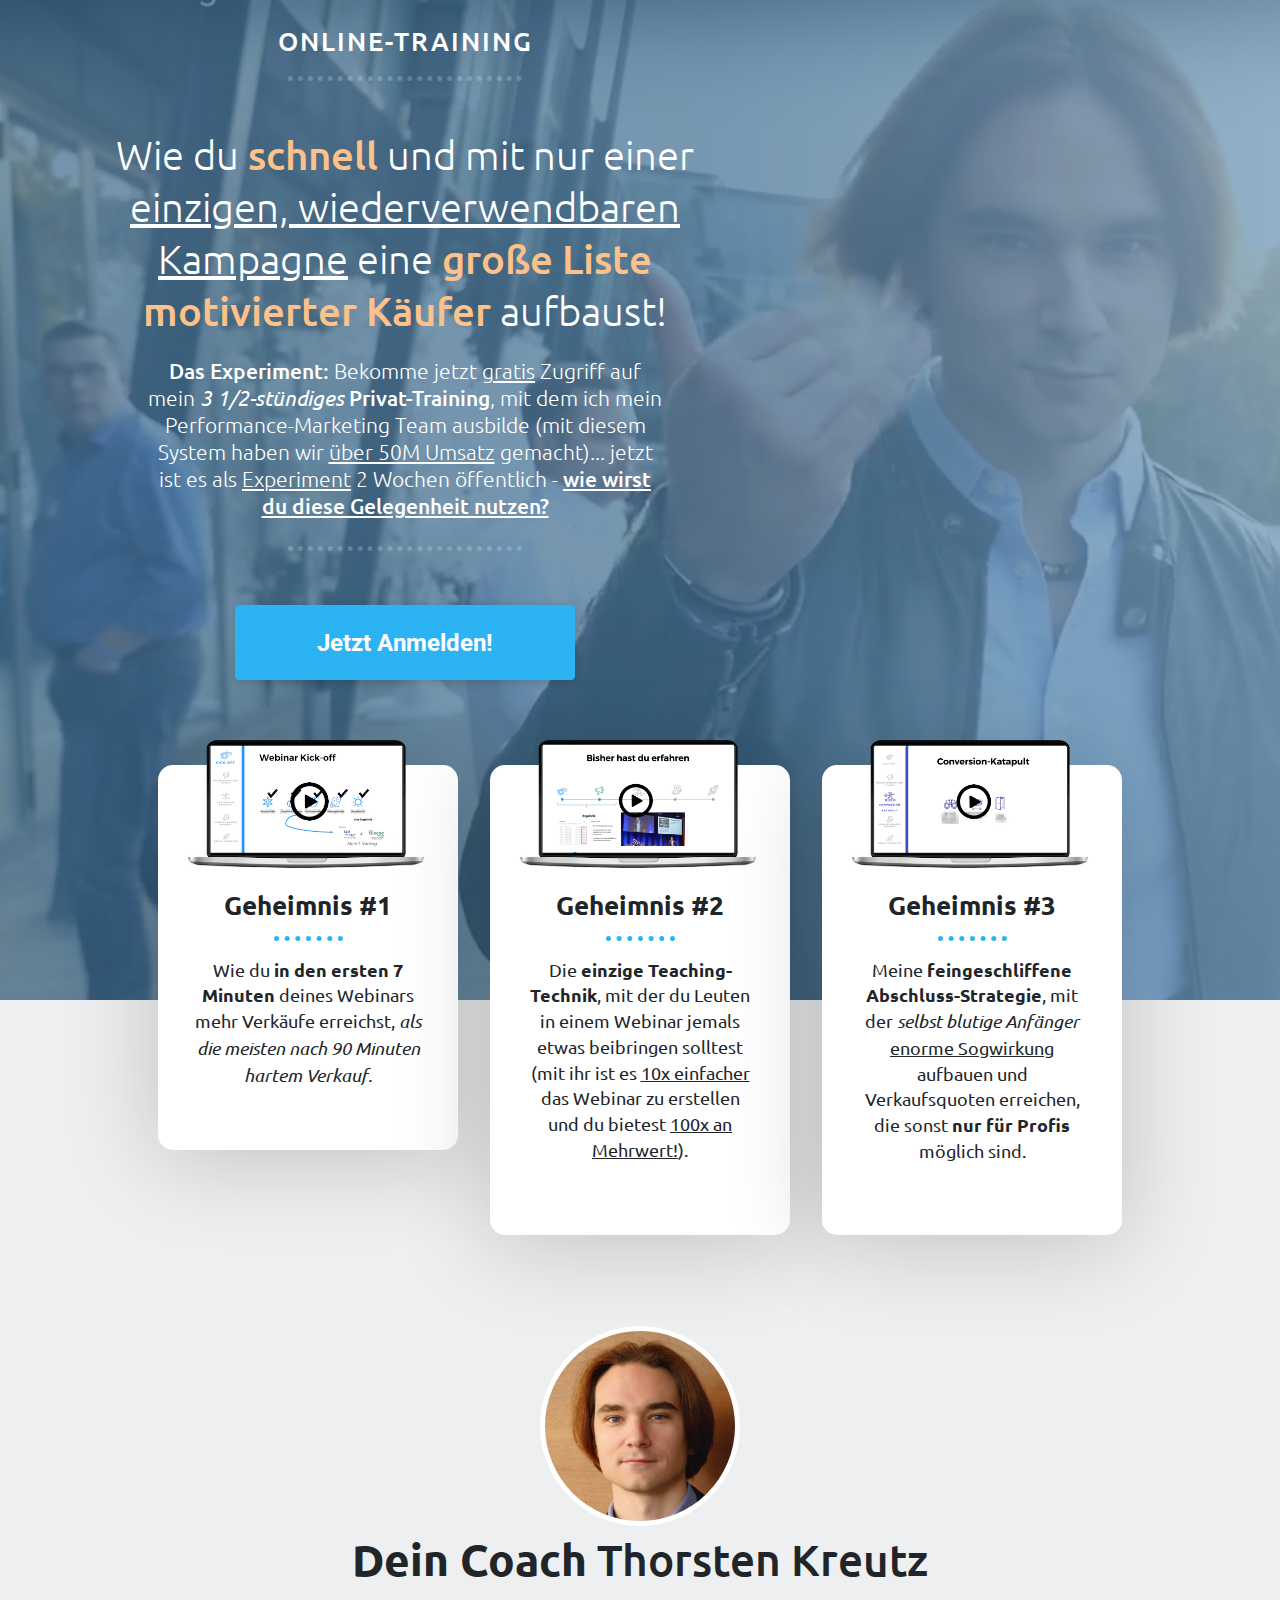
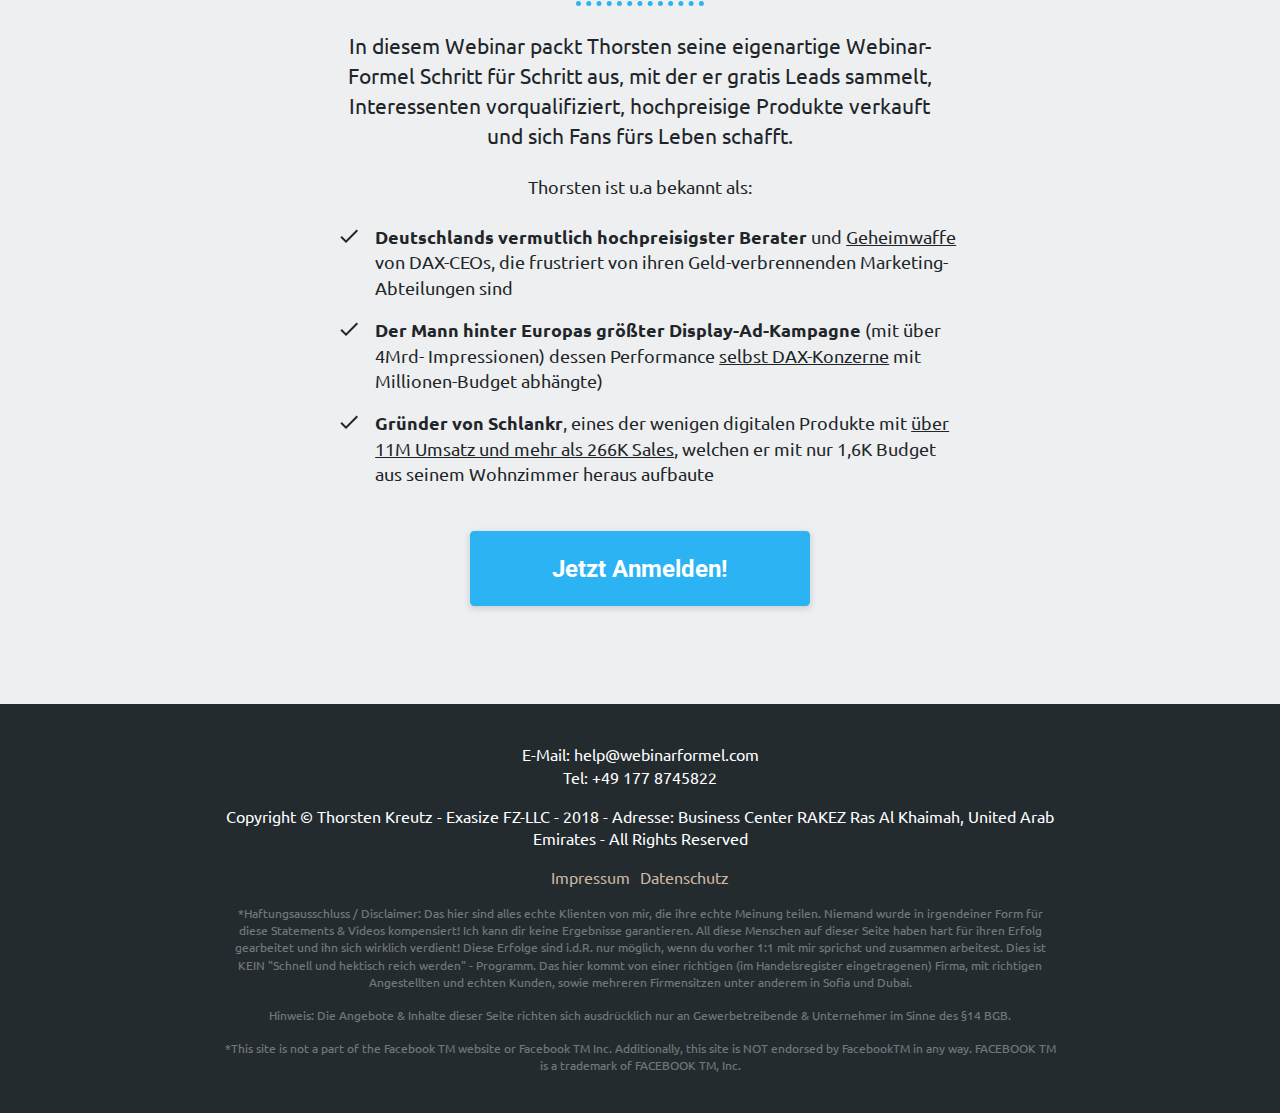
<file: index.html>
<!DOCTYPE html>
<html lang="de">
<head>
    <meta charset="UTF-8">
    <meta http-equiv="X-UA-Compatible" content="IE=edge">
    <meta name="viewport" content="width=device-width, initial-scale=1.0">
    <meta name="robots" content="noindex">
    <meta name="description" content="Replika der Landing Page von Thorsten Kreutz's Projekt 'Webinarformel'">
    <meta name="keywords" content="html, css, js, bootstrap5, front-end-development">
    <link rel="preconnect" href="https://fonts.googleapis.com">
    <link rel="preconnect" href="https://fonts.gstatic.com" crossorigin>
    <link rel="stylesheet" href="./assets/css/bootstrap.min.css">
    <link rel="stylesheet" href="./css/main-styles.css">
    <script defer src="./assets/js/bootstrap.bundle.min.js"></script>
    <script defer src="./scripts/main.js"></script>
    <title>Webinarformel Landingpage Replika</title>
</head>
<body>
    <main>
        <div class="dark-overlay">
            <div class="overlay-height">

                <div class="gear-animation-popup">
                    <div class="gear-icon-box">
                        <svg class="gear-icon gear-icon-lg" enable-background="new 0 0 24 24" height="110px" viewBox="0 0 24 24" width="110px" fill="#000000"><g><path d="M0,0h24v24H0V0z" fill="none"/><path d="M19.14,12.94c0.04-0.3,0.06-0.61,0.06-0.94c0-0.32-0.02-0.64-0.07-0.94l2.03-1.58c0.18-0.14,0.23-0.41,0.12-0.61 l-1.92-3.32c-0.12-0.22-0.37-0.29-0.59-0.22l-2.39,0.96c-0.5-0.38-1.03-0.7-1.62-0.94L14.4,2.81c-0.04-0.24-0.24-0.41-0.48-0.41 h-3.84c-0.24,0-0.43,0.17-0.47,0.41L9.25,5.35C8.66,5.59,8.12,5.92,7.63,6.29L5.24,5.33c-0.22-0.08-0.47,0-0.59,0.22L2.74,8.87 C2.62,9.08,2.66,9.34,2.86,9.48l2.03,1.58C4.84,11.36,4.8,11.69,4.8,12s0.02,0.64,0.07,0.94l-2.03,1.58 c-0.18,0.14-0.23,0.41-0.12,0.61l1.92,3.32c0.12,0.22,0.37,0.29,0.59,0.22l2.39-0.96c0.5,0.38,1.03,0.7,1.62,0.94l0.36,2.54 c0.05,0.24,0.24,0.41,0.48,0.41h3.84c0.24,0,0.44-0.17,0.47-0.41l0.36-2.54c0.59-0.24,1.13-0.56,1.62-0.94l2.39,0.96 c0.22,0.08,0.47,0,0.59-0.22l1.92-3.32c0.12-0.22,0.07-0.47-0.12-0.61L19.14,12.94z M12,15.6c-1.98,0-3.6-1.62-3.6-3.6 s1.62-3.6,3.6-3.6s3.6,1.62,3.6,3.6S13.98,15.6,12,15.6z"/></g></svg>
                        <svg class="gear-icon gear-icon-sm" enable-background="new 0 0 24 24" height="75px" viewBox="0 0 24 24" width="75px" fill="#000000"><g><path d="M0,0h24v24H0V0z" fill="none"/><path d="M19.14,12.94c0.04-0.3,0.06-0.61,0.06-0.94c0-0.32-0.02-0.64-0.07-0.94l2.03-1.58c0.18-0.14,0.23-0.41,0.12-0.61 l-1.92-3.32c-0.12-0.22-0.37-0.29-0.59-0.22l-2.39,0.96c-0.5-0.38-1.03-0.7-1.62-0.94L14.4,2.81c-0.04-0.24-0.24-0.41-0.48-0.41 h-3.84c-0.24,0-0.43,0.17-0.47,0.41L9.25,5.35C8.66,5.59,8.12,5.92,7.63,6.29L5.24,5.33c-0.22-0.08-0.47,0-0.59,0.22L2.74,8.87 C2.62,9.08,2.66,9.34,2.86,9.48l2.03,1.58C4.84,11.36,4.8,11.69,4.8,12s0.02,0.64,0.07,0.94l-2.03,1.58 c-0.18,0.14-0.23,0.41-0.12,0.61l1.92,3.32c0.12,0.22,0.37,0.29,0.59,0.22l2.39-0.96c0.5,0.38,1.03,0.7,1.62,0.94l0.36,2.54 c0.05,0.24,0.24,0.41,0.48,0.41h3.84c0.24,0,0.44-0.17,0.47-0.41l0.36-2.54c0.59-0.24,1.13-0.56,1.62-0.94l2.39,0.96 c0.22,0.08,0.47,0,0.59-0.22l1.92-3.32c0.12-0.22,0.07-0.47-0.12-0.61L19.14,12.94z M12,15.6c-1.98,0-3.6-1.62-3.6-3.6 s1.62-3.6,3.6-3.6s3.6,1.62,3.6,3.6S13.98,15.6,12,15.6z"/></g></svg>
                    </div>
                    <p>Verfügbarkeit wird geprüft</p>
                </div>

                <div class="signup-popup">
                    <svg class="close-cross" height="36px" viewBox="0 0 24 24" width="36px" fill="#FFFFFF"><path d="M0 0h24v24H0V0z" fill="none"/><path d="M19 6.41L17.59 5 12 10.59 6.41 5 5 6.41 10.59 12 5 17.59 6.41 19 12 13.41 17.59 19 19 17.59 13.41 12 19 6.41z"/></svg>

                    <div class="container-top">
                        <div class="img-content-wrapper">
                            <span class="arrow-label arrow-label-top">Ihr Host</span>
                            <svg class="arrow-img arrow-img-top" version="1.1" id="Layer_1" xmlns:xlink="http://www.w3.org/1999/xlink" x="0px" y="0px" viewBox="0 0 105 75" style="enable-background:new 0 0 105 75;" xml:space="preserve"><path id="XMLID_2335_" d="M97.8,72.1C97.1,73,96,75.2,94.7,75c-1.8-0.2-1.1-2-0.7-3.1c0.8-2.2,3.4-5,3.4-7.3c-17,6.9-35.4,7.6-52.8,1.7C27.2,60.4,9.8,48.3,3,30.5c-3.3-8.7-4.3-18.2-0.6-26.9c0.3-0.8,1.7-4.5,2.9-3.4c0.6,0.6-1.2,5.4-1.4,6.4c-1,4.8-1.1,9.4-0.3,14.2c2.9,16.3,16,29.4,30.2,36.8c9.4,4.9,20.1,7.8,30.7,8.5c5.5,0.4,11.1,0.2,16.5-0.8c4.6-0.8,12.1-2,15.7-5.1c-3.6-2.1-9.4-0.7-13.3-2.2c-2.1-0.8-3.4-3.1-0.7-4.1c2.2-0.8,6,0.6,8.2,1c2.4,0.4,4.9,0.9,7.3,1.6c1.8,0.5,5.7,0.8,6.7,2.5C106.4,61.9,99.5,69.8,97.8,72.1C97.1,73,98.5,71.1,97.8,72.1z"/></svg>
                            <div class="host-img-circle">
                                <img class="host-img" src="img/Portrait_Thorsten.png" alt="Host: Thorsten Kreutz">
                            </div>
                        </div>
                        <div class="host-name">Thorsten Kreutz</div>
                    </div>

                    <div class="container-bottom">
                        <h2>Die 50Mio Webinar Formel - Thorsten Kreutz</h2>

                        <form action="./registrierung-erfolgreich.html" method="GET">
                            <div class="input-container">
                                <!-- Eventdate Drowdown DESKTOP -->
                                <div class="eventdate-input-container desktop">
                                    <button class="signup-input eventdate-input desktop" type="button">
                                        <span class="input-text eventdate-text"> Datum auswählen... </span>
                                    </button>

                                    <svg class="three-dots eventdate desktop" viewBox="0 0 448 512"><path d="M120 256C120 286.9 94.93 312 64 312C33.07 312 8 286.9 8 256C8 225.1 33.07 200 64 200C94.93 200 120 225.1 120 256zM280 256C280 286.9 254.9 312 224 312C193.1 312 168 286.9 168 256C168 225.1 193.1 200 224 200C254.9 200 280 225.1 280 256zM328 256C328 225.1 353.1 200 384 200C414.9 200 440 225.1 440 256C440 286.9 414.9 312 384 312C353.1 312 328 286.9 328 256z"/></svg>

                                    <div class="dropdown-container eventdate-dropdown">
                                        <ul>
                                            <li class="dropdown-item eventdate">
                                                <div class="eventdate today-soon desktop">Mo, 30.03.2022 - 10:00</div>
                                                <div class="time-till-launch today-soon desktop"> beginnt in 5 Minuten </div>
                                            </li>
                                            <li class="dropdown-item eventdate">
                                                <div class="eventdate tomorrow-morning desktop">Mo, 30. Mär 2022, 10:00</div>
                                                <div class="time-till-launch tomorrow-morning desktop"> beginnt in 16 Stunden </div>
                                            </li>
                                        </ul>
                                    </div>
                                </div>

                                <!-- Eventdate Drowdown TOUCH -->
                                <div class="eventdate-input-container mobile">
                                    <select class="signup-input eventdate-input eventdate-select signup-select touchdevice" name="eventdate-input">
                                        <option selected="selected" disabled="disabled" class="eventdate-text"> Datum auswählen... </option>
                                        <option class="eventdate today-soon touch" value="0"> So, 30.03.2022 - 10:00 - beginnt in 3 Minuten </option>
                                        <option class="eventdate tomorrow-morning touch" value="1"> Mo, 31.03.2022 - 11:00 - beginnt in 17 Stunden </option>
                                    </select>

                                    <svg class="three-dots eventdate desktop" viewBox="0 0 448 512"><path d="M120 256C120 286.9 94.93 312 64 312C33.07 312 8 286.9 8 256C8 225.1 33.07 200 64 200C94.93 200 120 225.1 120 256zM280 256C280 286.9 254.9 312 224 312C193.1 312 168 286.9 168 256C168 225.1 193.1 200 224 200C254.9 200 280 225.1 280 256zM328 256C328 225.1 353.1 200 384 200C414.9 200 440 225.1 440 256C440 286.9 414.9 312 384 312C353.1 312 328 286.9 328 256z"/></svg>
                                </div>
                                
                                <svg class="arrow-img arrow-img-right" version="1.1" id="Layer_1" xmlns:xlink="http://www.w3.org/1999/xlink" x="0px" y="0px"
                                viewBox="0 0 95 60" style="enable-background:new 0 0 95 60;" xml:space="preserve">
                                <path id="XMLID_2339_" d="M42.1,45.8c11.3-2.6,23.2-9.1,31.8-16.9c4.9-4.4,8.9-9.7,12.4-15.2c1.8-2.9,3.5-5.8,5.1-8.8C91.9,4,93,0.1,94,0c3.4-0.2-3.4,13-4.2,14.4c-3.5,5.8-7.4,11.5-12.3,16.3c-8.2,8-18.8,15.3-29.8,18.6c-6.4,2-12.8,4-19.6,4.6c-2.8,0.2-5.7,0.2-8.6-0.1c-2-0.2-4.1-0.5-6-1c-1.5-0.3-3.1-1.5-4.6-1.6c0.8,2.4,3.8,4.2,4.8,6.6c1.2,2.9-1.4,2.4-3,1.1c-2.6-2.1-4.8-4.5-7.2-6.9c-2-2-5-4.1-3.1-7c1.7-2.5,4.4-4.5,6.5-6.6c1.4-1.4,3.8-5.2,6.2-4.8c7.4,1.2-6.3,10.2-6.9,11.3c1.1,0.5,2.5,0.4,3.6,0.7c1.7,0.4,3.3,1.1,5,1.5c3.2,0.8,6.5,1.2,9.8,1.4C30.4,48.8,36.8,47.8,42.1,45.8C46.2,44.9,41.3,46.1,42.1,45.8z"/></svg>

                                <span class="arrow-label arrow-label-right">Zeitplan<br>des<br>Webinars</span>
                            </div>

                            <div class="input-container">
                                <!-- Timezone input DESKTOP -->
                                <div class="timezone-input-container desktop">
                                    <button class="signup-input timezone-input desktop" type="button">
                                        <span class="input-text timezone-text"> Amsterdam, Berlin, Bern, Rome, Stockholm, Vienna </span>
                                    </button>

                                    <svg class="three-dots timezone" viewBox="0 0 448 512"><path d="M120 256C120 286.9 94.93 312 64 312C33.07 312 8 286.9 8 256C8 225.1 33.07 200 64 200C94.93 200 120 225.1 120 256zM280 256C280 286.9 254.9 312 224 312C193.1 312 168 286.9 168 256C168 225.1 193.1 200 224 200C254.9 200 280 225.1 280 256zM328 256C328 225.1 353.1 200 384 200C414.9 200 440 225.1 440 256C440 286.9 414.9 312 384 312C353.1 312 328 286.9 328 256z"/></svg>

                                    <div class="dropdown-container timezone-dropdown">
                                        <ul>
                                            <li class="dropdown-item timezone selected"> Amsterdam, Berlin, Bern, Rome, Stockholm, Vienna </li>
                                            <li class="dropdown-item timezone"> Belgrade, Bratislava, Budapest, Ljubljana, Prague </li>
                                            <li class="dropdown-item timezone"> Brussels, Copenhagen, Madrid, Paris </li>
                                            <li class="dropdown-item timezone"> Oslo, Sarajevo, Skopje, Warsaw, Zagreb </li>
                                            <li class="dropdown-item timezone"> Kaliningrad </li>
                                            <li class="dropdown-item timezone"> Capetown, Cairo, Harare, Johannesburg, Pretoria </li>
                                            <li class="dropdown-item timezone"> Kigali, Lusaka, Maputo, Tripoli </li>
                                        </ul>
                                    </div>
                                </div>

                                <!-- Timezone input TOUCH -->
                                <div class="timezone-input-container mobile">
                                    <select class="signup-input signup-select timezone-select touchdevice" name="timezone-input">
                                        <option disabled="disabled"> Wählen Sie eine Zeitzone... </option>
                                        <option value="0"> Amsterdam, Berlin, Bern, Rome, Stockholm, Vienna </option>
                                        <option value="1"> Belgrade, Bratislava, Budapest, Ljubljana, Prague </option>
                                        <option value="2"> Brussels, Copenhagen, Madrid, Paris </option>
                                        <option value="3"> Oslo, Sarajevo, Skopje, Warsaw, Zagreb </option>
                                        <option value="4"> Kaliningrad </option>
                                        <option value="5"> Capetown, Kairo, Harare, Johannesburg, Pretoria </option>
                                        <option value="6"> Kigali, Lusaka, Maputo, Tripoli </option>
                                    </select>
    
                                    <svg class="three-dots timezone" viewBox="0 0 448 512"><path d="M120 256C120 286.9 94.93 312 64 312C33.07 312 8 286.9 8 256C8 225.1 33.07 200 64 200C94.93 200 120 225.1 120 256zM280 256C280 286.9 254.9 312 224 312C193.1 312 168 286.9 168 256C168 225.1 193.1 200 224 200C254.9 200 280 225.1 280 256zM328 256C328 225.1 353.1 200 384 200C414.9 200 440 225.1 440 256C440 286.9 414.9 312 384 312C353.1 312 328 286.9 328 256z"/></svg>
                                </div>
                            </div>

                            <div class="switch-timezone"><a href="#">In eine andere Zeitzone umrechnen</a></div>

                            <div class="input-container name-input-container">
                                <input class="signup-input name-input" type="text" placeholder="Vornamen eingeben..." maxlength="50" name="name_input">
                                <svg class="input-icon" height="30px" viewBox="0 0 24 24" width="30px" fill="#000000"><path d="M0 0h24v24H0z" fill="none"/><path d="M12 12c2.21 0 4-1.79 4-4s-1.79-4-4-4-4 1.79-4 4 1.79 4 4 4zm0 2c-2.67 0-8 1.34-8 4v2h16v-2c0-2.66-5.33-4-8-4z"/></svg>
                                <span class="arrow-label arrow-label-left">Deine<br>Daten</span>
                                <svg class="arrow-img arrow-img-left" version="1.1" id="Layer_1" xmlns:xlink="http://www.w3.org/1999/xlink" x="0px" y="0px"
                                viewBox="0 0 95 60" style="enable-background:new 0 0 95 60;" xml:space="preserve">
                                <path id="XMLID_2339_" d="M52.9,45.8c-11.3-2.6-23.2-9.1-31.8-16.9c-4.9-4.4-8.9-9.7-12.4-15.2c-1.8-2.9-3.5-5.8-5.1-8.8C3.1,4,2,0.1,1,0c-3.4-0.2,3.4,13,4.2,14.4c3.5,5.8,7.4,11.5,12.3,16.3c8.2,8,18.8,15.3,29.8,18.6c6.4,2,12.8,4,19.6,4.6c2.8,0.2,5.7,0.2,8.6-0.1c2-0.2,4.1-0.5,6-1c1.5-0.3,3.1-1.5,4.6-1.6c-0.8,2.4-3.8,4.2-4.8,6.6c-1.2,2.9,1.4,2.4,3,1.1c2.6-2.1,4.8-4.5,7.2-6.9c2-2,5-4.1,3.1-7c-1.7-2.5-4.4-4.5-6.5-6.6c-1.4-1.4-3.8-5.2-6.2-4.8c-7.4,1.2,6.3,10.2,6.9,11.3c-1.1,0.5-2.5,0.4-3.6,0.7c-1.7,0.4-3.3,1.1-5,1.5c-3.2,0.8-6.5,1.2-9.8,1.4C64.6,48.8,58.2,47.8,52.9,45.8C48.8,44.9,53.7,46.1,52.9,45.8z"/>
                                </svg>
                            </div>

                            <div class="input-container email-input-container">
                                <input class="signup-input email-input" type="email" placeholder="E-Mail-Adresse eingeben..." name="email_input">
                                <svg class="input-icon" height="25px" viewBox="0 0 24 24" width="25px" fill="#000000"><path d="M0 0h24v24H0z" fill="none"/><path d="M20 4H4c-1.1 0-1.99.9-1.99 2L2 18c0 1.1.9 2 2 2h16c1.1 0 2-.9 2-2V6c0-1.1-.9-2-2-2zm0 4l-8 5-8-5V6l8 5 8-5v2z"/></svg>
                            </div>

                            <button class="submit-btn" type="submit" disabled>Jetzt Registrieren
                                <svg class="submit-btn-arrow" height="50px" viewBox="0 0 24 24" width="50px" fill="#FFFFFF"><path d="M0 0h24v24H0V0z" fill="none"/><path d="M10.02 6L8.61 7.41 13.19 12l-4.58 4.59L10.02 18l6-6-6-6z"/></svg>
                            </button>
                            <p class="privacy-text">Deine Daten werden an den Veranstalter des Webinars weitergeleitet, der Sie möglicherweise bezüglich dieser Veranstaltung oder seiner Dienstleistungen kontaktieren wird.</p>
                        </form>
                    </div> <!-- Container Bottom End -->

                    <div class="brand-label">BETRIEBEN VON <strong>FABIWEBINAR</strong></div>
                </div> <!-- SignUp Popup End -->
            </div> <!-- Overlay Height End -->
        </div> <!-- Dark Overlay End -->

        <section class="container-fluid hero-section"> 
            <div class="hero-dark-layer">
            <div class="hero-container row h-100 align-items-start justify-content-center">
                <div class="col-8 text-center column-hero">

                    <h3 class="hero-pre-hl text-uppercase">Online-Training</h3>

                    <div class="border-dotted hero-top"></div>

                    <h1 class="hero-hl">Wie du <span class="clr-accent hl-bold">schnell</span> und mit nur einer <span class="text-decoration-underline">einzigen, wiederverwendbaren Kampagne</span> eine <span class="clr-accent hl-bold">große Liste motivierter Käufer</span> aufbaust!</h1>

                    <h2 class="subheadline-p"><span class="hl-bold">Das Experiment:</span> Bekomme jetzt <u>gratis</u> Zugriff auf mein <i>3 1/2-stündiges</i> <span class="hl-bold">Privat-Training</span>, mit dem ich mein Performance-Marketing Team ausbilde (mit diesem System haben wir <span class="text-decoration-underline">über 50M Umsatz</span> gemacht)... jetzt ist es als <span class="text-decoration-underline">Experiment</span> 2 Wochen öffentlich - <span class="hl-bold text-decoration-underline">wie wirst du diese Gelegenheit nutzen?</span></h2>

                    <div class="border-dotted hero-bottom"></div>

                    <button type="button" class="btn btn-primary btn-lg btn-hero btn-signup fw-bold">Jetzt Anmelden!</button>
                </div>
            </div>
            </div>
        </section>

        <section class="container-fluid container-benefit">
            <h2 class="benefit-section-hl-mobile">Was du erfahren wirst</h2>
            <div class="row row-benefit text-center justify-content-center">
                <div class="col-12 col-lg-4 benefit-box">
                    <img class="benefit-box-img" src="img/Laptop1.png" alt="Erfahre Geheimnis #1">
                    <h3 class="benefit-hl fw-bold">Geheimnis #1</h3>
                    <div class="border-dotted border-dotted-blue"></div>
                    <p>Wie du <b>in den ersten 7 Minuten</b> deines Webinars mehr Verkäufe erreichst, <i>als die meisten nach 90 Minuten hartem Verkauf.</i></p>
                </div>
                <div class="col-12 col-md-4 benefit-box">
                    <img class="benefit-box-img" src="img/Laptop2.png" alt="Erfahre Geheimnis #2">
                    <h3 class="benefit-hl fw-bold">Geheimnis #2</h3>
                    <div class="border-dotted border-dotted-blue"></div>
                    <p>Die <b>einzige Teaching-Technik</b>, mit der du Leuten in einem Webinar jemals etwas beibringen solltest (mit ihr ist es <u>10x einfacher</u> das Webinar zu erstellen und du bietest <u>100x an Mehrwert!</u>).</p>
                </div>
                <div class="col-12 col-md-4 benefit-box">
                    <img class="benefit-box-img" src="img/Laptop3.png" alt="Erfahre Geheimnis #3">
                    <h3 class="benefit-hl fw-bold">Geheimnis #3</h3>
                    <div class="border-dotted border-dotted-blue"></div>
                    <p>Meine <b>feingeschliffene Abschluss-Strategie</b>, mit der <i>selbst blutige Anfänger</i><u> enorme Sogwirkung</u> aufbauen und Verkaufsquoten erreichen, die sonst <b>nur für Profis</b> möglich sind.</p>
                </div>
            </div>
        </section>

        <section class="container-fluid container-aboutme">
            <div class="row justify-content-center">
                <div class="col-12 p-5 column-aboutme text-center">
                    <img class="portrait-img rounded-circle border border-5 border-white my-2" src="img/Portrait_Thorsten.png" alt="Dein Coach Thorsten Kreutz">
                    <h2><b>Dein Coach</b> Thorsten Kreutz</h2>
                    <div class="border-dotted border-dotted-blue border-dotted-aboutme"></div>
                    <p class="top-p top">In diesem Webinar packt Thorsten seine eigenartige Webinar-Formel Schritt für Schritt aus, mit der er gratis Leads sammelt, Interessenten vorqualifiziert, hochpreisige Produkte verkauft und sich Fans fürs Leben schafft.</p>
                        
                    <p class="top-p bottom">Thorsten ist u.a bekannt als:</p>
                    <ul>
                        <li>
                            <svg class="checkmark" height="24px" viewBox="0 0 24 24" width="24px" fill="#212529"><path d="M0 0h24v24H0V0z" fill="none"/><path d="M9 16.17L4.83 12l-1.42 1.41L9 19 21 7l-1.41-1.41L9 16.17z"/></svg>
                            <p><b>Deutschlands vermutlich hochpreisigster Berater </b>und <u>Geheimwaffe</u> von DAX-CEOs, die frustriert von ihren Geld-verbrennenden Marketing-Abteilungen sind</p>
                        </li>
                        <li>
                            <svg class="checkmark" height="24px" viewBox="0 0 24 24" width="24px" fill="#212529"><path d="M0 0h24v24H0V0z" fill="none"/><path d="M9 16.17L4.83 12l-1.42 1.41L9 19 21 7l-1.41-1.41L9 16.17z"/></svg>
                            <p><b>Der Mann hinter Europas größter Display-Ad-Kampagne</b> (mit über 4Mrd- Impressionen) dessen Performance <u>selbst DAX-Konzerne</u> mit Millionen-Budget abhängte)</p>
                        </li>
                        <li>
                            <svg class="checkmark" height="24px" viewBox="0 0 24 24" width="24px" fill="#212529"><path d="M0 0h24v24H0V0z" fill="none"/><path d="M9 16.17L4.83 12l-1.42 1.41L9 19 21 7l-1.41-1.41L9 16.17z"/></svg>
                            <p><b>Gründer von Schlankr</b>, eines der wenigen digitalen Produkte mit <u>über 11M Umsatz und mehr als 266K Sales</u>, welchen er mit nur 1,6K Budget aus seinem Wohnzimmer heraus aufbaute</p>
                        </li>
                    </ul>
                    <button type="button" class="btn btn-primary btn-lg btn-aboutme btn-signup fw-bold">Jetzt Anmelden!</button>
                </div>
            </div>
        </section>
    </main>

    <footer class="container-fluid footer">
        <div class="row justify-content-center">
            <div class="col-lg-8 column-footer text-center">

                <div class="details contact-details">
                    E-Mail: help@webinarformel.com<br>
                    Tel: +49 177 8745822
                </div>

                <div class="details company-details my-3">
                    Copyright &copy; Thorsten Kreutz - Exasize FZ-LLC - 2018 - Adresse: Business Center RAKEZ Ras Al Khaimah, United Arab Emirates - All Rights Reserved
                </div>

                <ul>
                    <li><a class="impressum-link" href="#">Impressum</a></li>
                    <li><a class="datenschutz-link" href="#">Datenschutz</a></li>
                </ul>

                <div class="disclaimer copy-disclaimer">
                    *Haftungsausschluss / Disclaimer:
                    Das hier sind alles echte Klienten von mir, die ihre echte Meinung teilen. Niemand wurde in irgendeiner Form für diese Statements & Videos kompensiert!
                    Ich kann dir keine Ergebnisse garantieren. All diese Menschen auf dieser Seite haben hart für ihren Erfolg gearbeitet und ihn sich wirklich verdient!
                    Diese Erfolge sind i.d.R. nur möglich, wenn du vorher 1:1 mit mir sprichst und zusammen arbeitest.
                    Dies ist KEIN "Schnell und hektisch reich werden" - Programm. Das hier kommt von einer richtigen (im Handelsregister eingetragenen) Firma, mit richtigen Angestellten und echten Kunden, sowie mehreren Firmensitzen unter anderem in Sofia und Dubai.
                </div>
                <div class="disclaimer bgb-disclaimer my-3">
                    Hinweis: Die Angebote & Inhalte dieser Seite richten sich ausdrücklich nur an Gewerbetreibende & Unternehmer im Sinne des §14 BGB.
                </div>
                <div class="disclaimer fb-disclaimer">
                    *This site is not a part of the Facebook TM website or Facebook TM Inc. Additionally, this site is NOT endorsed by FacebookTM in any way. FACEBOOK TM is a trademark of FACEBOOK TM, Inc.
                </div>
            </div>
        </div>
    </footer>
</body>
</html>
</file>
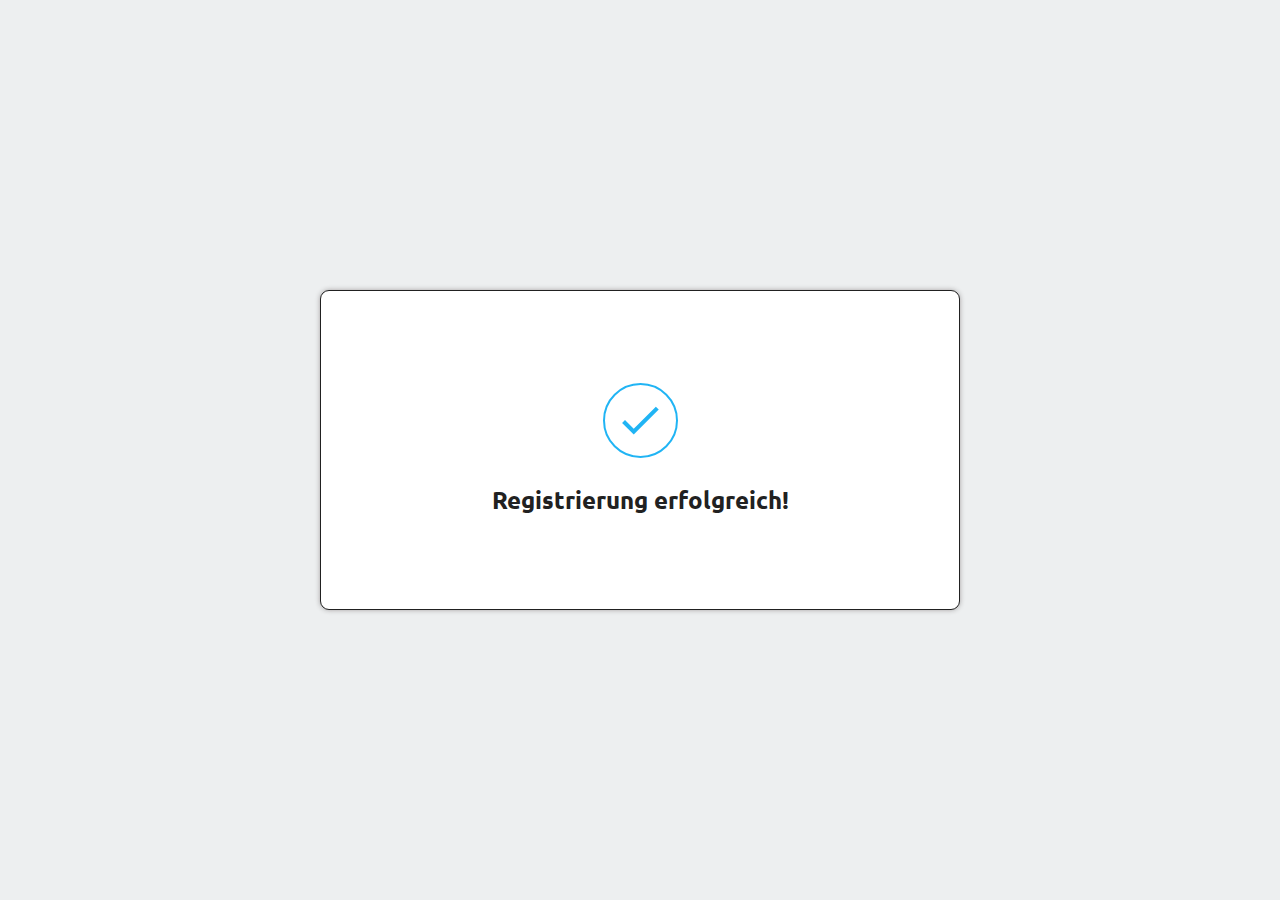
<file: registrierung-erfolgreich.html>
<!DOCTYPE html>
<html lang="de">
    <head>
        <meta charset="UTF-8">
        <meta name="robots" content="noindex">
        <meta http-equiv="X-UA-Compatible" content="IE=edge">
        <meta name="viewport" content="width=device-width, initial-scale=1.0">
        <title>Erfolgreich registriert</title>
        <link rel="stylesheet" href="./css/success-styles.css">
        <script defer src="./assets/js/bootstrap.bundle.min.js"></script>
    </head>
    <body>
        <div class="success-msg-container">
            <div class="success-icon-circle">
                <svg class="success-icon" xmlns="http://www.w3.org/2000/svg" height="24px" viewBox="0 0 24 24" width="24px" fill="#000000"><path d="M0 0h24v24H0V0z" fill="none"/><path d="M9 16.2L4.8 12l-1.4 1.4L9 19 21 7l-1.4-1.4L9 16.2z"/></svg>
            </div>
            <h2 class="success-msg">Registrierung erfolgreich!</h2>
        </div>
    </body>
</html>
</file>
<file: css/main-styles.css>
@import url('https://fonts.googleapis.com/css2?family=Ubuntu:ital,wght@0,300;0,400;0,500;0,700;1,400&display=swap');
@import url('https://fonts.googleapis.com/css2?family=Architects+Daughter&display=swap');
@import url('https://fonts.googleapis.com/css2?family=Roboto:ital,wght@0,300;0,400;0,500;0,700;1,400&display=swap');

:root {
    --clr-white: #fff;
    --clr-red: #F22C4C;
    --clr-accent: hsl(29, 96%, 76.5%);
    --clr-blue-1:hsl(199, 89%, 56%);
    --clr-blue-1-dark:hsl(199, 89%, 45%);
    --clr-text-dark: #212121;
}

*,
*::before,
*::after {
    box-sizing: border-box;
    margin: 0;
    padding: 0;
    -webkit-tap-highlight-color: transparent;
}

::selection {
    background: var(--clr-blue-1);
    color: var(--clr-white);
}

body {
    font-family: Ubuntu, Helvetica, sans-serif;
    line-height:  1.43;
    background: rgb(237, 239, 240);
    overflow-x: hidden;
}

body.no-scroll {
    height: 100vh;
    overflow-y: hidden;
}

h1 {
    font-size: 40px;
    line-height: 1.3;
}

h2 {
    font-size: 23px;
}

a {
    text-decoration: none;
}

li {
    list-style: none;
}

.clr-accent {
    color: var(--clr-accent);
}

/*============ Hero-Section ============*/

.hero-section {
    height: 1000px;
    background-image: url('../img/background-img.png');
    background-size: cover;
    background-position: center top;
    color: var(--clr-white);
}

.hero-dark-layer {
    background: linear-gradient(to right, rgba(0 0 0 / 9%) 32%, rgba(0 0 0 / 7%) 55%, hsla(0, 100%, 100%, 14%));
    position: absolute;
    top: 0;
    left: 0;
    width: 100%;
    height: 1000px;
}

.hero-container {
    margin-right: 0;
    margin-left: 0;
}

.column-hero {
    width: 690px;
    margin-left: -470px;
}

.hero-pre-hl {
    font-size: 26px;
    margin-top: 25px;
    letter-spacing: 2px;
}

.hero-hl {
    font-weight: 300;
    margin-top: 20px;
}

.hl-bold {
    font-weight: 500;
}

.subheadline-p {
    margin: 20px 0;
    font-size: 21px;
    font-weight: 300;
    line-height: 27px;
    padding: 0 75px;  
}

.border-dotted {
    border-top-style: dotted;
    border-top-width: 5px;
    width: 35%;
    margin: 0 auto;
    opacity: 0.2;
}

.border-dotted.hero-top {
    margin-top: 20px;
    margin-bottom: 48px;
}

.border-dotted.hero-bottom {
    margin-top: 27px;
    margin-bottom: 54px;
}

.btn-lg {
    font-family: Roboto, "Segoe UI", "Helvetica Neue", Arial, sans-serif;
    padding: 1.1rem 5rem;
    font-size: 1.5rem;
    border-radius: .26rem;
    background: var(--clr-blue-1);
    border: 2px solid var(--clr-blue-1);
    box-shadow: rgb(0 0 0 / 14%) 0px 2px 9px 1px;
    transition: 200ms;
}

.btn-lg:hover,
.btn-lg:focus {
    background: hsl(198, 89.9%, 45.5%);
    border: 2px solid var(--clr-blue-1);
    box-shadow: none;
}

.btn-lg:hover:not(:focus) {
    animation: wiggleBtn 500ms ease-in-out;
    animation-fill-mode: forwards;
}

@keyframes wiggleBtn {
    50% {
        transform: scale(1.05);
    }
    70% {
        transform: scale(1.05) rotate(2.25deg);
    }
    90% {
        transform: scale(1.05) rotate(-2.25deg);
    }
    100% {
        transform: scale(1.05);
    }
}

/*============ Benefit Box Section ============*/

.container-benefit {
    margin-bottom: -200px;
}

.benefit-box {
    background: var(--clr-white);
    margin: 0 16px;
    min-height: 470px;
    font-size: 18px;
    box-shadow: 0px 7px 96px 0px rgb(0 0 0 / 20%);
    border-radius: 15px;
    transition: 375ms ease;
}

.row-benefit {
    transform: translateY(-50%);
}

.benefit-box:first-child {
    min-height: 385px;
    height: 385px;
}

.benefit-box:hover {
    transform: scale(1.025);
    box-shadow: 0px 12px 96px 0px rgb(0 0 0 / 22%);
}

.benefit-section-hl-mobile {
    display: none;
}

.benefit-box-img {
    width: 260px;
    margin-top: -60px;
    user-select: none;
}

.benefit-hl {
    font-size: 26px;
}

.border-dotted-blue {
    color: var(--clr-blue-1) !important;
    width: 25%;
    opacity: 1;
    margin: 16px auto;
}

.benefit-box p {
    padding: 0 24px;
}

/*============ About Me Section ============*/

.container-aboutme {
    padding-bottom: 40px;
}

.column-aboutme {
    display: flex;
    flex-direction: column;
    justify-content: center;
    align-items: center;
    width: 740px;
}

.portrait-img {
    user-select: none;
    width: 200px;
}

.column-aboutme h2 {
    font-size: 44px;
    margin-bottom: 0;
}

.border-dotted-aboutme {
    width: 20%;   
    margin: 14px auto 24px;
}

.top-p {
    margin-bottom: 24px;
    font-size: 21px;
    width: 95%;
}

.top-p.bottom {
    font-size: 18px;
    margin-bottom: 24px;
}

.column-aboutme ul {
    margin-bottom: 18px;
    padding-left: .7rem;
}

.column-aboutme ul li {
    display: flex;
    align-items: flex-start;
    font-size: 18px;
    text-align: left;
}

.checkmark {
    fill: #212529;
    min-width: 40px;
    margin-right: 6px;
}   

.btn-aboutme {
    margin: 10px 0;
    box-shadow: rgb(0 0 0 / 13%) 0px 2px 6px 1px;
}

/*============ Footer ============*/

.footer {
    font-size: 16px;
    background: hsl(199, 15%, 16%);
    padding: 3%;
    color: var(--clr-white);
}

.column-footer {
    width: 855px;
}

.impressum-link,
.datenschutz-link {
    color: hsl(29, 30%, 72%);
    outline: none;
}

.impressum-link:hover,
.datenschutz-link:hover {
    color: var(--clr-blue-1);
}

.datenschutz-link {
    margin-left: 10px;
}

.impressum-link:hover,
.datenschutz-link:hover {
    text-decoration: underline;
}

.footer ul {
    display: flex;
    justify-content: center;
    align-items: center;
    padding-left: 0;
}

.disclaimer {
    font-size: 12px;
    opacity: .36;
}

/*============ POPUPS ============*/

.dark-overlay {
    display: none;
    position: fixed;
    overflow-x: hidden;
    overflow-y: scroll;
    top: 0;
    left: 0;
    right: 0;
    bottom: 0;
    background: hsla(0, 0%, 0%,.65);
    z-index: 99999;
}

.overlay-height { /* min-height set by JS */
    display: flex;
    justify-content: center;
    align-items: center;
}

/*============ Gear Animation Popup ============*/

.gear-animation-popup {
    display: none;
    justify-content: center;
    flex-direction: column;
    align-items: center;
    position: absolute;
    top: 25%;
    left: 50%;
    right: 0;
    bottom: 0;
    transform: translate(-50%,-50%);
    width: 300px;
    height: 240px;
    background: var(--clr-white);
    border-radius: 9px;
}

.gear-animation-popup p {
    font-family: Roboto, sans-serif;
    font-size: 17px;
    margin-top: 20px;
    color: rgba(0 0 0 / .4);
}

.gear-icon-box {
    margin-top: 30px;
}

.gear-icon {
    position: relative;
    fill: rgba(0 0 0 / .3);
    animation-iteration-count: infinite;
    animation-timing-function: linear;
    transform: rotate(0);
}

.gear-icon-lg {
    fill: rgba(0 0 0 / .4);
    left: 6px;
    animation-name: rotateCounterClockwise;
    animation-duration: 1700ms;
} 

.gear-icon-sm {
    right: 22px;
    bottom: 44px;
    animation-name: rotateClockwise;
    animation-duration: 1950ms;
}  

@keyframes rotateClockwise {
    100% {
        transform: rotate(360deg);
    }
}

@keyframes rotateCounterClockwise {
    100% {
        transform: rotate(-360deg);
    }
}

/*============ Sign-Up Popup ============*/

.signup-popup {
    display: none;
    position: relative;
    top: 20px;
    max-width: 500px;
    min-height: 720px;
    background: var(--clr-white);
    z-index: 9999999;
    text-align: center;
    border-radius: 18px;
    font-family: Roboto, Ubuntu, Helvetica, Arial, sans-serif;
    user-select: none;
    margin: 0 4%;
}

.close-cross {
    position: absolute;
    top: -38px;
    right: -7px;
    cursor: pointer;
    transition: 240ms ease-in;
    z-index: 9999999;
}

.close-cross:hover {
    fill: var(--clr-red);
}

/* ====== Container Top ====== */

.container-top {
    display: flex;
    justify-content: center;
    align-items: flex-end;
    position: relative;
    height: 120px;
    background: var(--clr-blue-1);
    color: var(--clr-white);
    border-top-left-radius: 18px;
    border-top-right-radius: 18px;
    padding: 10px;
}

.img-content-wrapper {
    display: flex;
    justify-content: center;
    position: absolute;
    left: 50%;
    top: calc((50% + 4px) * -1);
    transform: translateX(-50%);
    width: 400px;
}

.arrow-label {
    position: absolute;
    font-family: Architects Daughter;
    font-size: 22px;
    color: var(--clr-white);
}
.arrow-label-top {
    top: 0;
    left: 0;
}
.arrow-label-right {
    right: -150px;
    top: -90px;
}
.arrow-label-left {
    left: -124px;
    top: -80px;
}

.arrow-img {
    position: absolute;
    width: 82px;
    fill: var(--clr-white);
    z-index: 99999;
}
.arrow-img-top {
    top: 36px;
    left: 40px;
}
.arrow-img-left {
    left: -90px;
    top: -10px;
    fill: var(--clr-blue-1);
}
.arrow-img-right {
    top: 10px;
    right: -85px;
    fill: var(--clr-blue-1);
}

.host-img-circle {
    border-radius: 50%;
    width: 130px;
    border: 4px solid var(--clr-white);
    overflow: hidden;
}
.host-img {
    width: 100%;
}

.host-name {
    font-size: 20px;
}

/*====== Container Bottom ======*/

.container-bottom {
    padding: 0 10%;
}

.container-bottom h2 {
    font-size: 24px;
    text-transform: uppercase;
    margin: 26px 0;
}

.input-container {
    position: relative;
}

.signup-input {
    position: relative;
    color: var(--clr-text-dark);
    background: #f8f8f8;
    border: 1px solid #eaeef5;
    font-size: 16px;
    outline: none;
    padding-left: 24px;
    padding-right: 60px;
}

.signup-input,
.submit-btn {
    width: 100%;
    height: 55px;
    border-radius: 3000px;
}

.signup-input:focus {
    border-color: #c7d2e5;
}

.signup-input::placeholder,
.eventdate-text,
.eventdate-select {
    color: rgba(0,0,0,.4);
}

.eventdate-select.active {
    color: var(--clr-text-dark);
}

.signup-select {
    overflow: hidden;
    white-space: nowrap;
    text-overflow: ellipsis;
    /* Hide select dropdown arrow */
    -moz-appearance: none;
    -webkit-appearance: none;
    text-indent: 1px;
    text-overflow: '';
}

.signup-select::-ms-expand { /* Hide arrow in IE */
    display: none;
}

/*====== Eventdate + Timezone Input ======*/

.eventdate-text,
.timezone-text {
    display: block;
    text-align: left;
    overflow: hidden;
    white-space: nowrap;
    text-overflow: ellipsis;
}

.three-dots {
    position: absolute;
    top: 50%;
    right: 22px;
    transform: translateY(-50%);
    width: 18px;
    fill:rgba(0,0,0,.7);
    cursor: pointer;
}

.switch-timezone {
    font-size: 13px;
    display: flex;
    justify-content: flex-end;
    margin-top: 4px;
    margin-bottom: 26px;
}

.switch-timezone a { 
    color: var(--clr-blue-1);
}

.switch-timezone a:hover {
    text-decoration: underline;
}

/*============ Eventdate drowdown ============*/

.dropdown-container {
    position: absolute;
    top: 100%;
    max-height: 275px;
    background: var(--clr-white);
    border: 1px solid rgb(0 0 0 / 10%);
    box-shadow: 0 0 15px 5px rgb(0 0 0 / 10%);
    width: 100%;
    z-index: 999999;
    margin-top: 4px;
}

.eventdate-dropdown {
    display: none;
}

.eventdate-dropdown.open {
    display: block;
}

.dropdown-container ul { /* prevent Bootstrap classes */
    margin-bottom: 0;
    padding-left: 0;
}

.dropdown-item {
    text-align: left;
    cursor: pointer;
    border-bottom: 1px solid rgb(0 0 0 / 10%);
    color: var(--clr-text-dark);
}

.dropdown-item:hover {
    background: rgba(0,0,0,.03);
}

.dropdown-item:last-of-type {
    border-bottom: none;
}

.dropdown-item.eventdate {
    color: rgba(0,0,0,.7);
    font-weight: 700;
    padding: 15px;
}

.time-till-launch {
    color: rgba(0,0,0,.5);
    font-size: 13px;
    font-weight: 400;
    margin-top: 6px;
}

/*============ Timezone drowdown ============*/

.timezone-dropdown {
    display: none;
    overflow-y: scroll;
    overflow-x: hidden;
}

.timezone-dropdown.open {
    display: block;
}

.dropdown-item.timezone {
    color: rgba(0,0,0,.5);
    font-size: 13px;
    transition: 500ms;
    padding: 12px 14px;
}

.dropdown-item.timezone.selected {
    color: var(--clr-blue-1);
}

.dropdown-item.timezone:not(.selected):hover {
    color: var(--clr-text-dark);
}

.timezone-dropdown::-webkit-scrollbar {
    width: 8px;
}

.timezone-dropdown::-webkit-scrollbar-track {
    background: rgba(0,0,0,0.1);
  }

.timezone-dropdown::-webkit-scrollbar-thumb {
    background: var(--clr-blue-1);
    border-radius: 6px;
}

/*====== Name-Input & Email-Input ======*/

.eventdate-input-container,
.name-input-container {
    margin-bottom: 16px;
}

.name-input::selection,
.email-input::selection {
    color: var(--clr-white);
    background: var(--clr-blue-1);
}

.input-icon {
    position: absolute;
    top: 50%;
    right: 22px;
    transform: translateY(-50%);
}

.name-input-container::after,
.email-input-container::after {
    content: '*';
    position: absolute;
    font-size: 16px;
    top: 6px;
    right: 16px;
    color: var(--clr-red);
}

/*====== Submit Btn ======*/

.submit-btn {
    display: block;
    position: relative;
    font-size: 24px;
    height: 62px;
    line-height: 61px;
    text-transform: uppercase;
    border-color: transparent;
    color: var(--clr-white);
    box-shadow: 0 4px 15px 0 rgb(0 0 0 / 20%);
    transition: 240ms ease;
    margin-top: 26px;
    margin-bottom: 10px;
}

.submit-btn:disabled {
    cursor: not-allowed;
    background: rgba(0,0,0,.1);
}

.submit-btn.active {
    background: var(--clr-blue-1);
}

.submit-btn:not(:disabled):hover {
    background: var(--clr-blue-1-dark);
}

.submit-btn-arrow {
    position: absolute;
    top: 50%;
    right: 4px;
    transform: translateY(-50%);
}

.privacy-text {
    color: rgba(0 0 0 / .5);
    font-size: 12px;
    text-align: left;
}

.brand-label {
    font-size: 10px;
    color: rgba(255,255,255,.6);
    height: 10px;
    position: absolute;
    bottom: -14px;
    right: 0;
}

/*============ Media Queries ============*/

/* min-width */

@media (min-width: 768px) {
    .benefit-box {
        width: 300px;
    }
}

/* max-width */

@media (max-width: 1200px) {
    .column-hero {
        margin-left: 0;
    }
}

@media (max-width: 1040px) {
    .hero-section,
    .hero-dark-layer {
        height: 750px;
    }

    .row-benefit {
        transform: translateY(10px);
    }

    .benefit-box {
        width: 600px;
        margin: 20px 16px;
        padding-left: 60px;
        padding-right: 60px;
        min-height: 360px;
    }

    .benefit-box:first-child {
        min-height: 360px;
        height: 360px;
    }

    .benefit-section-hl-mobile {
        display: block;
        text-align: center;
        font-size: 26px;
        font-weight: 700;
        padding: 44px 0;
        margin-bottom: 0;
    }

    .container-benefit {
        margin-bottom: 0;
    }

    .column-aboutme h2 {
        font-size: 32px;
    }
    
    .top-p {
        font-size: 18px;
    }
    
    .column-aboutme ul li {
        font-size: 16px;
    }
}

@media (max-width: 991px) {
    .column-footer {
        padding: 3rem;
    }
}

@media (max-width: 767px) {
    h1,
    .column-aboutme h2 {
        font-size: 30px;
    }

    .hero-section,
    .hero-dark-layer {
        height: 600px;
    }

    .column-hero {
        width: 690px;
        padding: 0 30px;
    }

    .border-dotted.hero-top {
        margin-top: 15px;
        margin-bottom: 31px;
    }
    
    .border-dotted.hero-bottom {
        margin-top: 23px;
        margin-bottom: 37px;
    }

    .hero-pre-hl,
    .benefit-hl {
        font-size: 24px;
    }

    .subheadline-p {
        font-size: 18px;
        margin: 20px 0;
        padding: 0 40px; 
        line-height: 24px;
    }

    .btn-lg {
        padding: 1rem 3.6rem;
        font-size: 1.3rem;
    }

    .benefit-section-hl-mobile {
        font-size: 24px;
        font-weight: 600;
    }

    .benefit-box {
        min-height: 340px;
    }

    .benefit-box-img {
        width: 260px;
    }

    .portrait-img {
        width: 180px;
    }

    /* SignUp-Popup */

    .arrow-label,
    .arrow-img {
        display: none;
    }
}

@media (max-width: 575px) {
    h1 {
        font-size: 24px;
    }

    .hero-section,
    .hero-dark-layer {
        height: 530px;
    }

    .column-hero {
        padding: 0 24px;
    }

    .hero-pre-hl {
        font-size: 20px;
        margin-top: 20px;
    }

    .subheadline-p {
        font-size: 16px;
        margin: 20px 0;
        padding: 0; 
    }

    .btn-lg {
        padding: 1rem 3.6rem;
        font-size: 1.1rem;
    }

    .container-benefit {
        margin-bottom: 8px;
    }

    .benefit-box {
        padding-left: 14px;
        padding-right: 14px;
        min-height: 340px;
    }

    .benefit-box:first-child {
        min-height: 340px;
        height: 340px;
    }

    .benefit-box-img {
        width: 210px;
    }

    .portrait-img {
        width: 150px;
    }

    .column-aboutme {
        padding: 1.6rem !important;
    }

    .column-aboutme h2 {
        font-size: 24px;
    }
    
    .top-p,
    .top-p.bottom {
        font-size: 16px;
    }
    
    .column-aboutme ul {
        padding-left: 0;
    }

    .checkmark {
        min-width: 28px;
    }

    .column-footer {
        padding: 1.8rem;
    }

    /* SignUp-Popup */

    .gear-animation-popup { 
        width: 275px;
        height: 230px;
    }
    
    .gear-animation-popup p {
        font-size: 15px;
    }

    .signup-popup {
        min-height: 680px;
    }

    .container-top {
        height: 105px;
    }

    .host-img-circle {
        width: 115px;
    }
    
    .host-name {
        font-size: 17px;
    }

    .container-bottom {
        padding: 0 7%;
    }
    
    .container-bottom h2 {
        font-size: 20px;
    }

    .signup-input {
        font-size: 15px;
    }

    .submit-btn {
        font-size: 20px;
        height: 58px;
        line-height: 57px;
    }

    .privacy-text {
        font-size: 10px;
        margin-bottom: 30px;
    }
}

@media (max-width: 486px) {
    .hero-section,
    .hero-dark-layer {
        height: 550px;
    }

    .border-dotted.hero-top {
        margin-top: 12px;
        margin-bottom: 24px;
    }
    
    .border-dotted.hero-bottom {
        margin-top: 20px;
        margin-bottom: 30px;
    }
}

@media (max-width: 400px) {
    .hero-section,
    .hero-dark-layer {
        height: 575px;
    }

    .benefit-section-hl-mobile,
    .benefit-hl {
        font-size: 22px;
    }

    .benefit-box {
        min-height: 400px;
    }

    .benefit-box:first-child {
        min-height: 330px;
        height: 330px;
    }

    .submit-btn-arrow {
        display: none;
    }

    .footer {
        font-size: 14px;
    }

    .disclaimer {
        font-size: 10px;
    }
}

@media (max-width: 375px) {
    .column-hero {
        padding: 0 22px;
    }

    .hero-section,
    .hero-dark-layer {
        height: 625px;
    }

    .host-name {
        font-size: 16px;
    }

    .container-bottom h2 {
        font-size: 18px;
    }

    .signup-input {
        font-size: 14px;
    }

    .switch-timezone {
        font-size: 12px;
    }

    .submit-btn {
        font-size: 18px;
        height: 58px;
        line-height: 56px;
    }
}
</file>
<file: css/success-styles.css>
@import url('https://fonts.googleapis.com/css2?family=Ubuntu:ital,wght@0,300;0,400;0,500;0,700;1,400&display=swap');

:root {
    --clr-white: #fff;
    --clr-blue-1: hsla(198, 89.9%, 51.5%, 0.95);
    --clr-text-dark: #212121;
}

*,
*::before,
*::after {
    box-sizing: border-box;
    margin: 0;
    padding: 0;
    -webkit-tap-highlight-color: transparent;
}

body {
    display: flex;
    justify-content: center;
    align-items: center;
    height: 100vh;
    font-family: Ubuntu, Helvetica, sans-serif;
    line-height:  1.43;
    background: rgb(237, 239, 240);
}

.success-msg-container {
    display: flex;
    flex-direction: column;
    justify-content: center;
    align-items: center;
    background: var(--clr-white);
    width: 50%;
    min-width: 320px;
    height: 50%;
    max-height: 320px;
    box-shadow: 0 0 5px 0 hsla(0, 10%, 20%, .4);
    border-radius: 9px;
    border: 1px solid var(--clr-text-dark);
}

.success-icon-circle {
    display: flex;
    justify-content: center;
    align-items: center;
    width: 75px;
    height: 75px;
    border-radius: 50%;
    border: 2px solid var(--clr-blue-1);
    margin-bottom: 25px;
}

.success-icon {
    width: 50px;
    height: 50px;
    fill: var(--clr-blue-1);
}

.success-msg {
    color: var(--clr-text-dark);
}

@media (max-width: 767px) {
    .success-icon-circle {
        width: 65px;
        height: 65px;
    }
    
    .success-icon {
        width: 42px;
        height: 42px;
    }

    .success-msg {
        font-size: 20px;
    }
}
</file>
